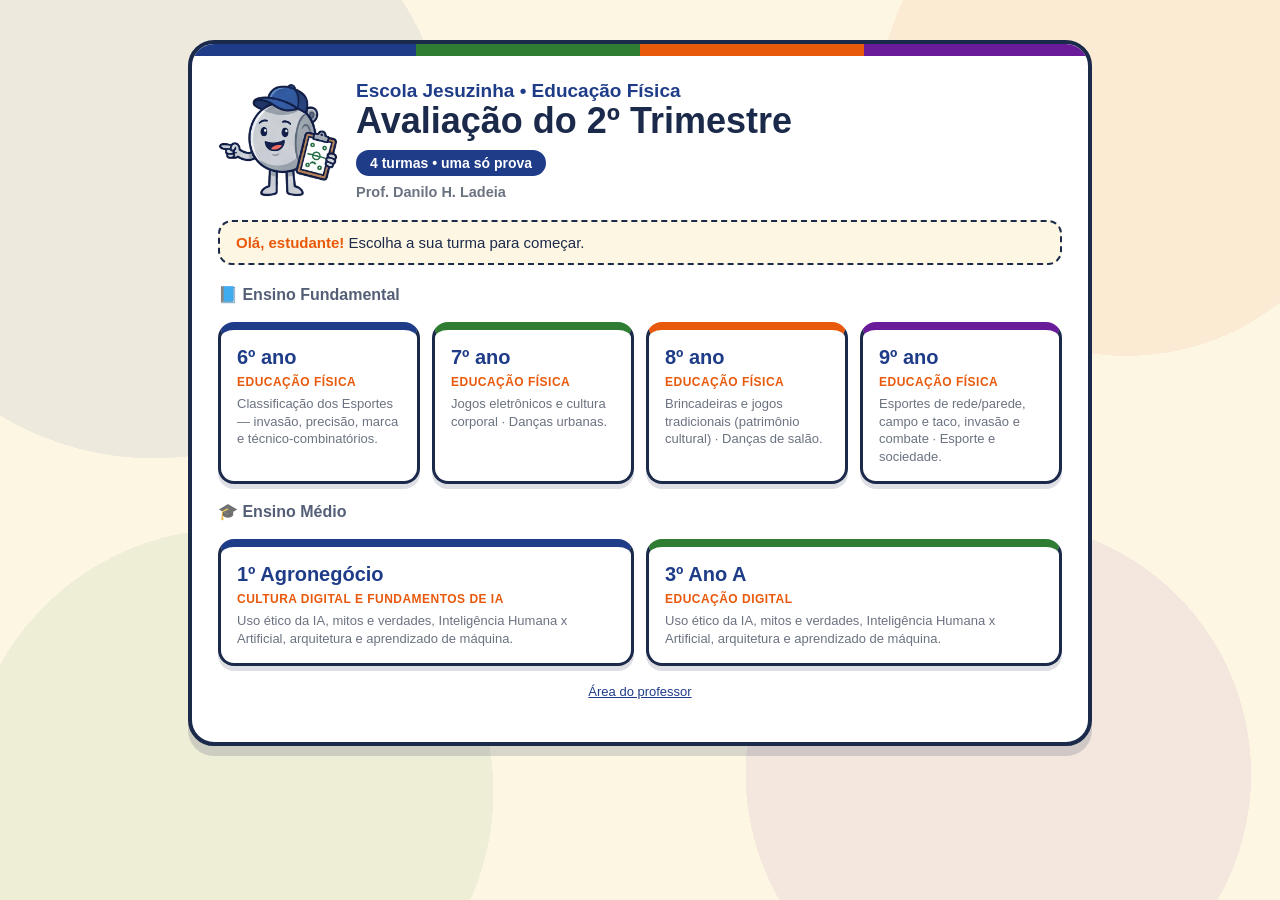
<file: index.html>
<!DOCTYPE html>
<html lang="pt-BR">
<head>
<meta charset="utf-8">
<meta name="viewport" content="width=device-width, initial-scale=1">
<title>Avaliação 2º Trimestre — Educação Física</title>
<link rel="icon" href="assets/sprites/apito.png">
<link rel="stylesheet" href="css/estilo.css">
</head>
<body>

<canvas id="confete"></canvas>

<!-- ============================================ TELA 1: ESCOLHER TURMA -->
<section id="tela-inicio" class="tela ativa">
  <div class="wrap">
    <div class="capa">
      <div class="capa-topo">
        <img src="assets/sprites/mascote_explica.png" alt="Professor Apito, o mascote da prova">
        <div class="capa-titulos">
          <p class="sub">Escola Jesuzinha • Educação Física</p>
          <h1>Avaliação do 2º Trimestre</h1>
          <span class="turma">4 turmas • uma só prova</span>
          <p class="prof-nome">Prof. Danilo H. Ladeia</p>
        </div>
      </div>

      <p class="faixa-tema"><b>Olá, estudante!</b> Escolha a sua turma para começar.</p>

      <div id="grade-turmas"></div>
      <p class="rodape-capa"><a href="professor.html">Área do professor</a></p>
    </div>
  </div>
</section>

<!-- ============================================ TELA 2: NOME + PIN -->
<section id="tela-nome" class="tela">
  <div class="wrap">
    <div class="capa">
      <div class="capa-topo">
        <img src="assets/sprites/mascote_ola.png" alt="">
        <div class="capa-titulos">
          <p class="sub">Escola Jesuzinha • Educação Física</p>
          <h1 id="sel-turma-titulo">6º ano</h1>
          <span class="turma">Avaliação 2º Trimestre</span>
          <p class="prof-nome"><button class="link" id="btn-trocar-turma">← Trocar de turma</button></p>
        </div>
      </div>

      <p class="faixa-tema" id="sel-turma-tema"></p>

      <div class="retomar" id="retomar-banner" style="display:none">
        <img src="assets/sprites/cronometro.png" alt="">
        <span id="retomar-info"></span>
        <button class="btn-sec" id="btn-retomar">Continuar prova</button>
      </div>

      <ul class="regras">
        <li><img src="assets/sprites/cronometro.png" alt="">
          <span>Cada questão tem um <b>tempo de leitura protegido</b>: dentro dele, a questão vale 100%.</span></li>
        <li><img src="assets/sprites/estrela.png" alt="">
          <span>Passou do tempo de leitura, o valor da questão <b>começa a cair</b> — leia com atenção, mas não durma no ponto!</span></li>
        <li><img src="assets/sprites/nivel3.png" alt="">
          <span>As questões e as alternativas vêm <b>embaralhadas</b>: a sua prova é diferente da do colega.</span></li>
        <li><img src="assets/sprites/cadeado_fechado.png" alt="">
          <span>A prova abre em <b>tela cheia</b>. Sair da tela ou trocar de aba é registrado e avisa o professor.</span></li>
        <li><img src="assets/sprites/lampada.png" alt="">
          <span>Depois de confirmar, você vê <b>onde errou e por quê</b>. Não dá para voltar.</span></li>
      </ul>

      <form id="form-pin-primeiro" class="campo-nome" autocomplete="off">
        <label for="pin-aluno">1️⃣ Digite o PIN da prova (o professor informa):</label>
        <input id="pin-aluno" name="pin" type="password" inputmode="numeric"
               placeholder="Ex.: 4521" maxlength="8" required>
        <p class="aviso" id="aviso-pin-primeiro"></p>
        <button class="btn-grande" id="btn-validar-pin" type="submit">Validar PIN</button>
      </form>

      <form id="form-inicio" class="campo-nome" autocomplete="off" style="display:none">
        <label for="nome-aluno">2️⃣ Escolha o seu nome:</label>
        <select id="nome-aluno" required></select>
        <p class="aviso" id="aviso-nome"></p>
        <button class="btn-grande" id="btn-comecar" type="submit">🏁 Começar a avaliação</button>
      </form>
    </div>
  </div>
</section>

<!-- ============================================ TELA 2.5: PORTÃO DE TELA CHEIA -->
<section id="tela-gate" class="tela">
  <div class="wrap">
    <div class="capa">
      <div class="capa-topo">
        <img src="assets/sprites/cadeado_fechado.png" alt="">
        <div class="capa-titulos">
          <p class="sub">Última etapa antes de começar</p>
          <h1>A prova abre em tela cheia</h1>
        </div>
      </div>
      <p class="faixa-tema">Clique no botão abaixo para entrar em <b>tela cheia</b> e iniciar a prova.
      Sair da tela cheia ou trocar de aba durante a prova é registrado automaticamente.</p>
      <button class="btn-grande" id="btn-gate-tela-cheia">🔒 Entrar em tela cheia e começar</button>
    </div>
  </div>
</section>

<!-- ============================================ TELA 3: PROVA -->
<section id="tela-prova" class="tela">
  <header class="hud">
    <div class="quem"><span id="hud-aluno">—</span><small id="hud-progresso">Questão 1</small></div>
    <div class="med"><img src="assets/sprites/moeda.png" alt="pontos"><span id="hud-pontos">0</span></div>
    <div class="med"><img src="assets/sprites/estrela.png" alt="sequência"><span id="hud-sequencia">0</span></div>
    <div class="espaco"></div>
    <div id="hud-tempo-total">⏳ 25:00</div>
    <div id="cronometro">00:00</div>
    <div class="trilha" id="trilha"></div>
  </header>

  <div class="barra-valor">
    <div class="barra-trilho"><div class="barra-fill ok" id="valor-barra"></div></div>
    <span id="valor-rotulo">Tempo de leitura • valor 100%</span>
  </div>

  <div class="wrap">
    <div id="questao" class="cartao-questao"></div>
    <div id="painel-feedback" class="painel-feedback"></div>
    <div class="barra-acoes">
      <button class="btn-grande" id="btn-confirmar" disabled>Confirmar resposta</button>
    </div>
  </div>
</section>

<!-- ============================================ TELA 4: RESULTADO -->
<section id="tela-fim" class="tela">
  <div class="wrap">
    <div class="cartao-fim" id="resultado"></div>
    <p class="rodape-capa">Mostre esta tela para o professor antes de fechar a página.</p>
  </div>
</section>

<!-- bloqueio ao sair da tela cheia -->
<div id="bloqueio">
  <div class="bloqueio-caixa">
    <img src="assets/sprites/cadeado_fechado.png" alt="">
    <h2>Volte para a prova!</h2>
    <p>Você saiu da tela cheia. Isso foi registrado.</p>
    <p class="bloqueio-contador">Saídas registradas: <b id="bloqueio-contador">0</b></p>
    <button class="btn-grande" onclick="entrarTelaCheia()">Voltar à tela cheia</button>
  </div>
</div>

<script src="js/config.js"></script>
<script src="js/nuvem.js"></script>
<script src="js/banco.js"></script>
<script src="js/banco7.js"></script>
<script src="js/banco8.js"></script>
<script src="js/banco9.js"></script>
<script src="js/banco-agro.js"></script>
<script src="js/banco-3a.js"></script>
<script src="js/app.js"></script>
</body>
</html>
</file>
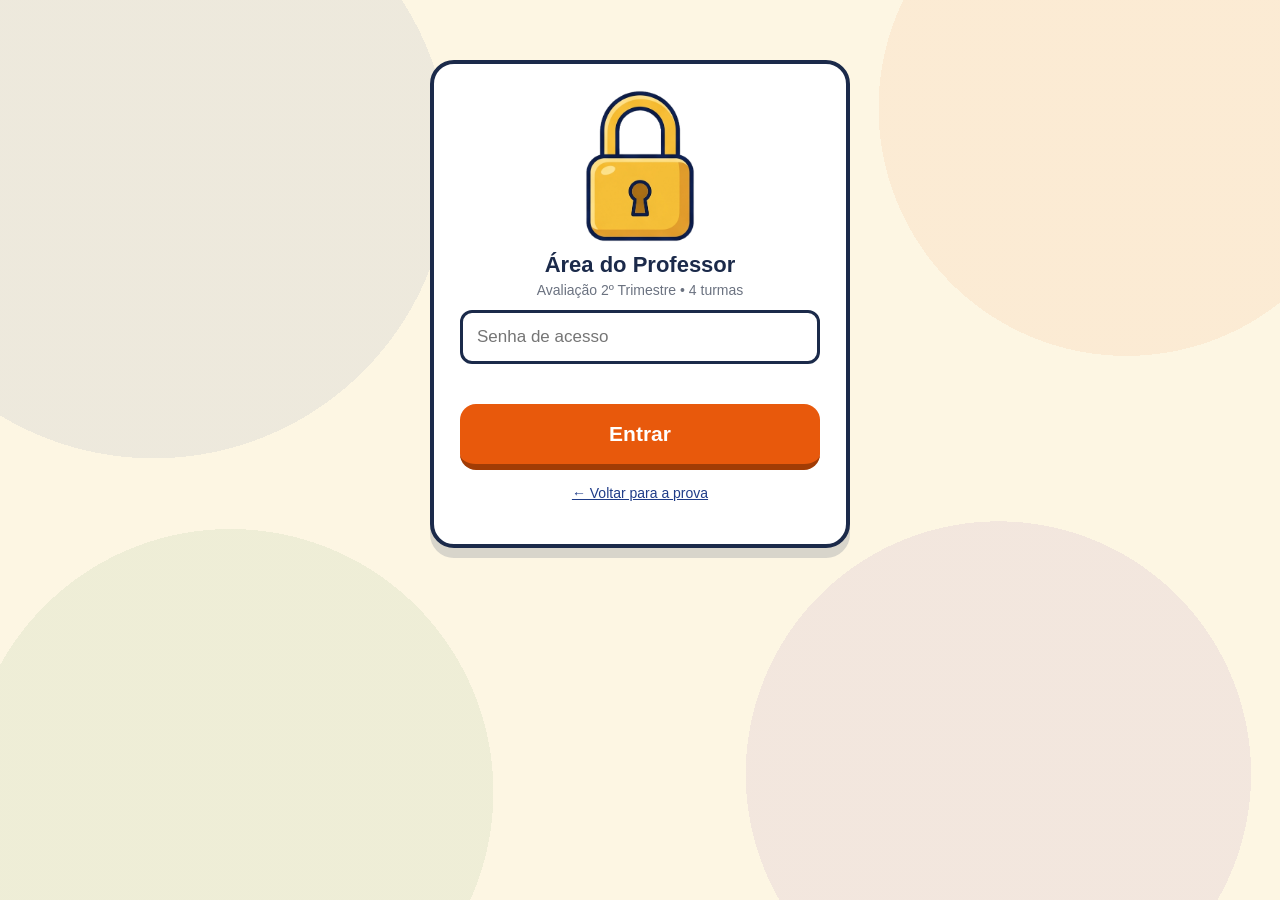
<file: professor.html>
<!DOCTYPE html>
<html lang="pt-BR">
<head>
<meta charset="utf-8">
<meta name="viewport" content="width=device-width, initial-scale=1">
<title>Área do Professor — Educação Física</title>
<link rel="icon" href="assets/sprites/prancheta.png">
<link rel="stylesheet" href="css/estilo.css">
</head>
<body>

<!-- ---------------------------------------------- login -->
<section id="login" class="login-prof">
  <img src="assets/sprites/cadeado_fechado.png" alt="">
  <h1 style="margin:6px 0 0; font-size:22px">Área do Professor</h1>
  <p style="color:var(--cinza); font-size:14px; margin:4px 0 0">Avaliação 2º Trimestre • 4 turmas</p>
  <form id="form-senha" autocomplete="off">
    <input id="senha" type="password" placeholder="Senha de acesso" autocomplete="current-password">
    <p class="aviso" id="aviso-senha"></p>
    <button class="btn-grande" type="submit">Entrar</button>
  </form>
  <p style="margin-top:14px"><a href="index.html" style="color:var(--invasao); font-size:14px">← Voltar para a prova</a></p>
</section>

<!-- ---------------------------------------------- painel -->
<section id="painel" class="painel-prof">
  <header class="hud">
    <div class="quem">Área do Professor<small>Avaliação 2º Trimestre</small></div>
    <div class="med">
      <label for="turma-painel" style="font-size:12px; opacity:.8">Turma</label>
      <select id="turma-painel" style="padding:8px; border-radius:10px; font-family:inherit; font-size:14px"></select>
    </div>
    <div class="espaco"></div>
    <span id="status-nuvem" class="tag">conectando…</span>
    <button class="btn-sec" id="btn-atualizar">↻ Atualizar</button>
    <button class="btn-sec alt" id="btn-sair">Sair</button>
  </header>

  <div class="wrap">
    <div class="cartoes-resumo" id="resumo"></div>

    <div class="ferramentas">
      <input id="busca" type="search" placeholder="🔎 Buscar aluno…">
      <select id="ordem">
        <option value="recente">Mais recentes primeiro</option>
        <option value="nota-desc">Maior nota</option>
        <option value="nota-asc">Menor nota</option>
        <option value="nome">Nome (A–Z)</option>
      </select>
      <button class="btn-sec" id="btn-csv">⬇ Baixar CSV</button>
      <button class="btn-sec" id="btn-imprimir">🖨 Imprimir</button>
      <button class="btn-sec alt" id="btn-pendentes">☁ Reenviar pendentes</button>
    </div>

    <table class="tabela-notas">
      <thead>
        <tr><th>Aluno</th><th>Nota</th><th>Acertos</th><th>Tempo</th><th>XP</th><th>Quando</th><th>Origem</th><th></th></tr>
      </thead>
      <tbody id="corpo-notas"></tbody>
    </table>
    <div id="vazio" class="vazio" style="display:none">
      <img src="assets/sprites/mascote_pensa.png" alt="" style="width:110px"><br>
      Nenhuma prova entregue ainda.
    </div>

    <h2 style="margin-top:30px; font-size:20px">📊 Desempenho por questão</h2>
    <p style="color:var(--cinza); font-size:14px; margin-top:-6px">
      Mostra quantas vezes cada questão caiu e o aproveitamento médio dela — útil para ver o que precisa ser retomado em aula.
    </p>
    <table class="tabela-notas" id="tabela-questoes">
      <thead><tr><th>Questão</th><th>Nível</th><th>Tipo</th><th>Vezes</th><th>Aproveitamento</th><th>Tempo médio</th></tr></thead>
      <tbody id="corpo-questoes"></tbody>
    </table>

    <h2 style="margin-top:30px; font-size:20px">🔴 Acompanhamento ao vivo</h2>
    <p style="color:var(--cinza); font-size:14px; margin-top:-6px">
      Alunos com a prova em andamento agora. Dá para somar/tirar tempo e aplicar ou remover
      penalidade manual de uma tentativa em andamento.
    </p>
    <table class="tabela-notas" id="tabela-ao-vivo">
      <thead><tr><th>Aluno</th><th>Progresso</th><th>Pontos</th><th>Ajuste de tempo</th><th>Penalidade manual</th><th>Ações</th></tr></thead>
      <tbody id="corpo-ao-vivo"></tbody>
    </table>
    <div id="vazio-ao-vivo" class="vazio" style="display:none">
      Ninguém está fazendo a prova desta turma agora.
    </div>

    <h2 style="margin-top:30px; font-size:20px">🔑 PIN da turma</h2>
    <p style="color:var(--cinza); font-size:14px; margin-top:-6px">
      Um único PIN por turma — todos os alunos usam o mesmo. A prova só aceita PIN enquanto estiver <b>aberta</b>.
    </p>

    <div class="card-turma" id="card-pin-turma" style="margin-bottom:14px; box-shadow:none">
      <div style="display:flex; gap:10px; align-items:center; flex-wrap:wrap">
        <span class="turma-nome" id="pin-turma-nome">—</span>
        <span class="tag" id="pin-aberta-tag">—</span>
        <button class="btn-sec" id="btn-alterna-aberta">Abrir/Fechar</button>
      </div>
      <p class="turma-tema" id="pin-turma-extra" style="margin:4px 0 0">Tempo extra padrão da turma: —</p>
    </div>

    <form id="form-pin" class="campo-nome" autocomplete="off" style="margin:0 0 10px">
      <div class="ferramentas" style="margin:0; align-items:flex-end">
        <div style="flex:1; min-width:160px">
          <label for="pin-valor" style="font-size:13px">Novo PIN da turma (4–8 dígitos)</label>
          <input id="pin-valor" type="text" inputmode="numeric" placeholder="Ex.: 4521" maxlength="8" style="width:100%">
        </div>
        <div style="flex:1; min-width:150px">
          <label for="pin-extra" style="font-size:13px">Tempo extra padrão da turma</label>
          <select id="pin-extra">
            <option value="0">Sem extra</option>
            <option value="300">+5 min</option>
            <option value="600">+10 min</option>
            <option value="900">+15 min</option>
          </select>
        </div>
        <button class="btn-grande" id="btn-emitir" type="submit" style="flex:0 0 auto; width:auto; padding:12px 18px; font-size:16px; margin:0">Definir PIN e abrir</button>
      </div>
      <p class="aviso" id="aviso-pin"></p>
    </form>

    <form id="form-extra" class="campo-nome" autocomplete="off" style="margin:0 0 14px">
      <p style="font-size:14px; color:var(--cinza); margin:0 0 6px">
        Tempo extra individual para PEI / laudo (soma ao padrão da turma):
      </p>
      <div class="ferramentas" style="margin:0; align-items:flex-end">
        <div style="flex:2; min-width:200px">
          <label for="extra-aluno-nome" style="font-size:13px">Aluno</label>
          <select id="extra-aluno-nome"></select>
        </div>
        <div style="flex:1; min-width:150px">
          <label for="extra-valor" style="font-size:13px">Tempo extra</label>
          <select id="extra-valor">
            <option value="0">Sem extra</option>
            <option value="300">+5 min</option>
            <option value="600">+10 min</option>
            <option value="900">+15 min</option>
          </select>
        </div>
        <button class="btn-sec" id="btn-aplicar-extra" type="submit" style="margin:0">Aplicar</button>
      </div>
      <p class="aviso" id="aviso-extra"></p>
    </form>

    <table class="tabela-notas" id="tabela-pins">
      <thead><tr><th>Aluno</th><th>Status</th><th>Tempo extra</th><th>Início</th><th>Fim</th><th>Saídas</th><th>Ações</th></tr></thead>
      <tbody id="corpo-pins"></tbody>
    </table>
    <div id="vazio-pins" class="vazio" style="display:none">
      Nenhum aluno iniciou a prova desta turma ainda.
    </div>
    <p style="color:var(--cinza); font-size:13px" id="resumo-alunos-extra"></p>

    <h2 style="margin-top:30px; font-size:20px">🚨 Saídas de tela / trocas de aba</h2>
    <p style="color:var(--cinza); font-size:14px; margin-top:-6px">
      Registros automáticos do sistema de vigilância das provas.
    </p>
    <table class="tabela-notas" id="tabela-infracoes">
      <thead><tr><th>Aluno</th><th>Tipo</th><th>Tempo fora</th><th>Quando</th></tr></thead>
      <tbody id="corpo-infracoes"></tbody>
    </table>
    <div id="vazio-infracoes" class="vazio" style="display:none">
      Nenhuma infração registrada.
    </div>
  </div>
</section>

<script src="js/config.js"></script>
<script src="js/nuvem.js"></script>
<script src="js/banco.js"></script>
<script src="js/banco7.js"></script>
<script src="js/banco8.js"></script>
<script src="js/banco9.js"></script>
<script src="js/banco-agro.js"></script>
<script src="js/banco-3a.js"></script>
<script src="js/professor.js"></script>
</body>
</html>
</file>
<file: css/estilo.css>
/* ============================================================
   AVALIAÇÃO GAMIFICADA — ESTILO
   ============================================================ */
:root{
  --invasao:#1F3C88; --precisao:#2E7D32; --marca:#E8590C; --tecnico:#6A1B9A;
  --tinta:#1B2A4A; --creme:#FDF6E3; --papel:#ffffff; --cinza:#6B7280;
  --ouro:#F4B400; --erro:#D32F2F; --acerto:#2E7D32;
  --sombra:0 6px 0 rgba(27,42,74,.18); --raio:18px;
  --fonte:"Trebuchet MS","Segoe UI",Verdana,sans-serif;
}
*{box-sizing:border-box}
html,body{margin:0;padding:0}
body{
  font-family:var(--fonte); color:var(--tinta); background:var(--creme);
  background-image:
    radial-gradient(circle at 12% 18%, rgba(31,60,136,.07) 0 22%, transparent 22%),
    radial-gradient(circle at 88% 12%, rgba(232,89,12,.07) 0 18%, transparent 18%),
    radial-gradient(circle at 78% 86%, rgba(106,27,154,.07) 0 20%, transparent 20%),
    radial-gradient(circle at 18% 88%, rgba(46,125,50,.07) 0 20%, transparent 20%);
  background-attachment:fixed;
  -webkit-text-size-adjust:100%;
}
img{max-width:100%}
button{font-family:inherit; cursor:pointer}
.tela{display:none}
.tela.ativa{display:block; animation:entra .35s ease}
@keyframes entra{from{opacity:0; transform:translateY(12px)}to{opacity:1;transform:none}}
.wrap{max-width:940px; margin:0 auto; padding:18px}

/* ---------------------------------------------------- capa */
.capa{
  background:var(--papel); border:4px solid var(--tinta); border-radius:26px;
  box-shadow:0 10px 0 rgba(27,42,74,.16); padding:26px 26px 30px; margin-top:22px;
  position:relative; overflow:hidden;
}
.capa::before{
  content:""; position:absolute; inset:0 0 auto 0; height:12px;
  background:linear-gradient(90deg,var(--invasao) 0 25%,var(--precisao) 25% 50%,
             var(--marca) 50% 75%,var(--tecnico) 75% 100%);
}
.capa-topo{display:flex; align-items:center; gap:18px; margin-top:10px; flex-wrap:wrap}
.capa-topo img{width:120px; flex:none}
.capa-titulos h1{margin:0 0 2px; font-size:clamp(24px,4.4vw,36px); line-height:1.06}
.capa-titulos .sub{margin:0; font-size:clamp(15px,2.4vw,19px); color:var(--invasao); font-weight:bold}
.capa-titulos .turma{
  display:inline-block; margin-top:8px; background:var(--invasao); color:#fff;
  padding:5px 14px; border-radius:999px; font-size:14px; font-weight:bold;
}
.prof-nome{margin:8px 0 0; font-size:14.5px; font-weight:bold; color:var(--cinza)}
.faixa-tema{
  margin:20px 0; padding:12px 16px; border-radius:14px; background:var(--creme);
  border:2px dashed var(--tinta); font-size:15px;
}
.faixa-tema b{color:var(--marca)}
.brasoes{display:flex; gap:10px; justify-content:center; flex-wrap:wrap; margin:16px 0 4px}
.brasoes figure{margin:0; text-align:center; width:104px}
.brasoes img{width:66px}
.brasoes figcaption{font-size:12px; font-weight:bold; margin-top:2px}
.regras{list-style:none; padding:0; margin:18px 0; display:grid; gap:10px}
.regras li{
  display:flex; gap:12px; align-items:center; background:var(--papel);
  border:2px solid rgba(27,42,74,.18); border-radius:14px; padding:10px 14px; font-size:15px;
}
.regras img{width:36px; flex:none}
.campo-nome{margin-top:18px}
.campo-nome label{display:block; font-weight:bold; margin-bottom:6px; font-size:16px}
.campo-nome input{
  width:100%; padding:16px 18px; font-size:19px; font-family:inherit;
  border:3px solid var(--tinta); border-radius:14px; background:#fff;
}
.campo-nome input:focus{outline:none; border-color:var(--marca); box-shadow:0 0 0 4px rgba(232,89,12,.16)}
.aviso{color:var(--erro); font-weight:bold; min-height:20px; margin:6px 0 0; font-size:14px}
.btn-grande{
  width:100%; margin-top:10px; padding:18px; font-size:21px; font-weight:bold; color:#fff;
  background:var(--marca); border:none; border-bottom:6px solid #a13c05; border-radius:16px;
  transition:transform .08s;
}
.btn-grande:hover{filter:brightness(1.06)}
.btn-grande:active{transform:translateY(3px); border-bottom-width:3px}
.btn-grande:disabled{background:var(--cinza); border-bottom-color:#4b5563; cursor:wait}
.rodape-capa{text-align:center; margin-top:16px; font-size:13px; color:var(--cinza)}
.rodape-capa a{color:var(--invasao)}

/* ---------------------------------------------------- HUD */
.hud{
  position:sticky; top:0; z-index:30; background:var(--tinta); color:#fff;
  padding:10px 16px; display:flex; align-items:center; gap:14px; flex-wrap:wrap;
  box-shadow:0 4px 12px rgba(0,0,0,.2);
}
.hud .quem{font-weight:bold; font-size:15px}
.hud .quem small{display:block; font-weight:normal; opacity:.72; font-size:12px}
.hud .med{display:flex; align-items:center; gap:6px; font-size:15px; font-weight:bold}
.hud .med img{width:26px}
.hud .espaco{flex:1}
#cronometro{
  background:rgba(255,255,255,.14); padding:6px 12px; border-radius:999px;
  font-variant-numeric:tabular-nums; font-weight:bold; font-size:15px;
}
.trilha{display:flex; gap:5px; width:100%; margin-top:4px}
.passo{flex:1; height:7px; border-radius:99px; background:rgba(255,255,255,.22)}
.passo.agora{background:var(--ouro)}
.passo.feito.acertou{background:#4CAF50}
.passo.feito.parcial{background:#FFC107}
.passo.feito.errou{background:#EF5350}

/* barra de valor da questão */
.barra-valor{background:var(--papel); border-bottom:3px solid rgba(27,42,74,.14); padding:8px 16px}
.barra-trilho{height:12px; background:rgba(27,42,74,.12); border-radius:99px; overflow:hidden}
.barra-fill{height:100%; width:100%; border-radius:99px; transition:width .25s linear, background .3s}
.barra-fill.ok{background:linear-gradient(90deg,#43A047,#7CB342)}
.barra-fill.meio{background:linear-gradient(90deg,#FB8C00,#FDD835)}
.barra-fill.baixo{background:linear-gradient(90deg,#E53935,#FB8C00)}
#valor-rotulo{font-size:13px; font-weight:bold; color:var(--cinza); margin-top:4px; display:block}
#valor-rotulo.salvo{color:var(--acerto)}

/* ---------------------------------------------------- questão */
.cartao-questao{
  background:var(--papel); border:3px solid var(--tinta); border-radius:var(--raio);
  box-shadow:var(--sombra); padding:20px; margin-top:16px; border-top-width:10px;
}
.nivel-1{border-top-color:#43A047}
.nivel-2{border-top-color:#FB8C00}
.nivel-3{border-top-color:#8E24AA}
.questao-topo{display:flex; justify-content:space-between; align-items:center; gap:10px; flex-wrap:wrap}
.selo-nivel{display:flex; align-items:center; gap:8px}
.selo-nivel img{width:42px}
.selo-nivel b{display:block; font-size:14px}
.selo-nivel span{font-size:12px; color:var(--cinza)}
.tipo-etiqueta{
  background:var(--creme); border:2px solid var(--tinta); border-radius:999px;
  padding:5px 12px; font-size:12px; font-weight:bold;
}
.texto-apoio{
  display:flex; gap:12px; background:#FFF8E1; border-left:7px solid var(--ouro);
  border-radius:12px; padding:12px 14px; margin:14px 0; font-size:15.5px; line-height:1.5;
}
.texto-apoio .mini{width:30px; height:30px; flex:none}
.texto-apoio p{margin:0}
.enunciado-linha{display:flex; gap:14px; align-items:center; margin:14px 0 6px}
.sprite-questao{width:96px; flex:none}
.enunciado{font-size:clamp(18px,3vw,22px); margin:0; line-height:1.25}
.instrucao{font-size:14px; color:var(--cinza); margin:6px 0 12px}

/* múltipla escolha */
.alternativas{display:grid; gap:10px}
.alternativa{
  display:flex; gap:12px; align-items:center; text-align:left; width:100%;
  background:var(--papel); border:3px solid rgba(27,42,74,.2); border-radius:14px;
  padding:13px 14px; font-size:16px; color:inherit; transition:.12s;
}
.alternativa:hover{border-color:var(--invasao); transform:translateX(3px)}
.alternativa .letra{
  width:34px; height:34px; flex:none; border-radius:50%; background:var(--invasao); color:#fff;
  display:grid; place-items:center; font-weight:bold;
}
.alternativa.sel{border-color:var(--marca); background:#FFF3E0}
.alternativa.sel .letra{background:var(--marca)}
.alternativa.certa{border-color:var(--acerto); background:#E8F5E9}
.alternativa.certa .letra{background:var(--acerto)}
.alternativa.errada{border-color:var(--erro); background:#FFEBEE}
.alternativa.errada .letra{background:var(--erro)}
.alternativa:disabled{opacity:1; cursor:default; transform:none}

/* verdadeiro / falso */
.lista-vf{display:grid; gap:10px}
.linha-vf{
  display:flex; align-items:center; gap:12px; background:var(--papel);
  border:3px solid rgba(27,42,74,.18); border-radius:14px; padding:10px 12px;
}
.linha-vf p{margin:0; flex:1; font-size:15.5px}
.vf-botoes{display:flex; gap:6px; flex:none}
.vf-botoes button{
  width:46px; height:46px; border-radius:12px; font-size:19px; font-weight:bold;
  border:3px solid var(--tinta); background:#fff; color:var(--tinta);
}
.vf-botoes button.sel{background:var(--invasao); color:#fff}
.vf-botoes button.gabarito{outline:3px solid var(--acerto); outline-offset:2px}
.linha-vf.certa{background:#E8F5E9; border-color:var(--acerto)}
.linha-vf.errada{background:#FFEBEE; border-color:var(--erro)}

/* ordenar */
.lista-ordenar{display:grid; gap:10px}
.cartao-ordem{
  display:flex; align-items:center; gap:12px; text-align:left; width:100%; font-size:16px;
  background:var(--papel); border:3px solid rgba(27,42,74,.2); border-radius:14px;
  padding:13px 14px; color:inherit;
}
.cartao-ordem .posicao{
  width:40px; height:40px; flex:none; border-radius:12px; background:rgba(27,42,74,.1);
  display:grid; place-items:center; font-weight:bold; color:var(--tinta);
}
.cartao-ordem.posicionado{border-color:var(--invasao); background:#E8EEFF}
.cartao-ordem.posicionado .posicao{background:var(--invasao); color:#fff}
.cartao-ordem.certa{border-color:var(--acerto); background:#E8F5E9}
.cartao-ordem.certa .posicao{background:var(--acerto); color:#fff}
.cartao-ordem.errada{border-color:var(--erro); background:#FFEBEE}
.cartao-ordem.errada .posicao{background:var(--erro); color:#fff}
.gab{margin-left:auto; font-size:12px; font-weight:bold; color:var(--acerto); font-style:normal;
  background:#fff; border:2px solid var(--acerto); border-radius:99px; padding:2px 8px}

/* ligar pontos */
.ligar-area{position:relative; display:flex; gap:clamp(20px,8vw,90px); justify-content:space-between}
#ligar-svg{position:absolute; inset:0; pointer-events:none; z-index:2}
.ligar-area .coluna{display:grid; gap:12px; flex:1; align-content:start}
.ponto{
  position:relative; display:flex; align-items:center; gap:10px; background:var(--papel);
  border:3px solid rgba(27,42,74,.2); border-radius:14px; padding:10px 12px;
  font-size:15px; color:inherit; text-align:left; min-height:58px;
}
.ponto img{width:40px; flex:none}
.ponto .bolinha{
  width:16px; height:16px; border-radius:50%; background:var(--tinta); flex:none; position:absolute;
}
.pesq .bolinha{right:-9px} .pdir .bolinha{left:-9px}
.pesq{padding-right:20px} .pdir{padding-left:20px}
.ponto.sel{border-color:var(--marca); background:#FFF3E0}
.ponto.ligado{border-color:var(--invasao)}
.ponto.certa{border-color:var(--acerto); background:#E8F5E9}
.ponto.errada{border-color:var(--erro); background:#FFEBEE}

/* classificar */
.bandeja{
  display:flex; flex-wrap:wrap; gap:8px; min-height:74px; padding:10px;
  background:var(--creme); border:3px dashed rgba(27,42,74,.3); border-radius:14px;
}
.chip{
  display:flex; align-items:center; gap:8px; background:var(--papel); cursor:grab;
  border:3px solid rgba(27,42,74,.25); border-radius:12px; padding:6px 10px; font-size:14px;
  font-weight:bold; user-select:none;
}
.chip img{width:34px}
.chip.sel{border-color:var(--marca); background:#FFF3E0; transform:scale(1.04)}
.chip.certa{border-color:var(--acerto); background:#E8F5E9}
.chip.errada{border-color:var(--erro); background:#FFEBEE}
.chip .gab{display:block; font-size:11px; color:var(--acerto); font-style:normal}
.caixas{display:grid; grid-template-columns:repeat(auto-fit,minmax(190px,1fr)); gap:10px; margin-top:12px}
.caixa{border:3px solid var(--tinta); border-radius:14px; background:var(--papel); padding:8px; min-height:130px}
.caixa[data-cat="Invasão"]{border-color:var(--invasao)}
.caixa[data-cat="Precisão"]{border-color:var(--precisao)}
.caixa[data-cat="Marca"]{border-color:var(--marca)}
.caixa[data-cat="Técnico-combinatório"]{border-color:var(--tecnico)}
.caixa.sobre{background:#FFF3E0; transform:scale(1.02)}
.caixa-titulo{display:flex; align-items:center; gap:8px; font-weight:bold; font-size:13.5px; margin-bottom:6px}
.caixa-titulo img{width:30px}
.caixa-itens{display:flex; flex-direction:column; gap:6px; min-height:60px}

/* lacunas */
.frase-lacuna{font-size:17.5px; line-height:2.1; margin:0 0 8px}
.lacuna{
  border:3px dashed var(--invasao); border-radius:10px; background:#EEF2FF; color:var(--invasao);
  font-weight:bold; font-size:16px; padding:4px 14px; min-width:96px;
}
.lacuna.cheia{border-style:solid; background:var(--invasao); color:#fff}
.lacuna.certa{background:var(--acerto); border-color:var(--acerto); color:#fff}
.lacuna.errada{background:var(--erro); border-color:var(--erro); color:#fff}
.banco-palavras{display:flex; flex-wrap:wrap; gap:8px}
.palavra{
  border:3px solid var(--tinta); border-radius:999px; background:var(--papel);
  padding:8px 16px; font-size:15px; font-weight:bold; color:inherit;
}
.palavra.usada{opacity:.32; text-decoration:line-through}

/* feedback */
.painel-feedback{display:none}
.painel-feedback.aberto{
  display:flex; gap:14px; align-items:flex-start; margin-top:14px; padding:16px;
  border:3px solid var(--tinta); border-radius:var(--raio); background:var(--papel);
  box-shadow:var(--sombra); animation:entra .3s ease;
}
.painel-feedback.bom{border-color:var(--acerto); background:#F1F8E9}
.painel-feedback.meio{border-color:#FB8C00; background:#FFF8E1}
.painel-feedback.ruim{border-color:var(--erro); background:#FFEBEE}
.painel-feedback .mascote{width:92px; flex:none}
.fb-texto h3{margin:0 0 4px; font-size:20px}
.fb-detalhe{margin:0 0 6px; font-weight:bold; font-size:15px}
.fb-expl{margin:0 0 8px; font-size:15px; line-height:1.45}
.fb-conta{display:flex; gap:14px; flex-wrap:wrap; margin:0; font-size:13.5px; color:var(--cinza)}
.fb-conta .ganho{color:var(--marca); font-weight:bold; font-size:16px}
.barra-acoes{position:sticky; bottom:0; padding:12px 0 18px; background:linear-gradient(transparent,var(--creme) 34%)}

/* ---------------------------------------------------- resultado */
.cartao-fim{
  background:var(--papel); border:4px solid var(--tinta); border-radius:26px; padding:26px;
  box-shadow:0 10px 0 rgba(27,42,74,.16); text-align:center; margin-top:20px;
}
.medalhao{width:130px}
.fim-aluno{font-size:19px; font-weight:bold; margin:6px 0 0}
.nota-grande{margin:8px 0}
.nota-grande span{font-size:clamp(52px,13vw,86px); font-weight:bold; color:var(--invasao); line-height:1}
.nota-grande small{display:block; font-size:14px; color:var(--cinza); letter-spacing:.14em; text-transform:uppercase}
.fim-recado{font-size:16px; max-width:560px; margin:6px auto 16px}
.fim-numeros{display:grid; grid-template-columns:repeat(auto-fit,minmax(130px,1fr)); gap:10px; margin-bottom:18px}
.fim-numeros div{background:var(--creme); border:2px solid rgba(27,42,74,.18); border-radius:14px; padding:10px}
.fim-numeros b{display:block; font-size:24px; color:var(--marca)}
.fim-numeros span{font-size:12px; color:var(--cinza)}
.tabela-revisao{width:100%; border-collapse:collapse; font-size:13.5px; margin-top:6px}
.tabela-revisao th{background:var(--tinta); color:#fff; padding:8px 6px; font-size:12px}
.tabela-revisao td{padding:7px 6px; border-bottom:1px solid rgba(27,42,74,.14)}
.tabela-revisao tr.ok{background:#F1F8E9} .tabela-revisao tr.meio{background:#FFF8E1}
.tabela-revisao tr.nao{background:#FFEBEE}
.status-envio{margin-top:16px; font-size:14px; font-weight:bold}
#confete{position:fixed; inset:0; pointer-events:none; z-index:99}

/* ---------------------------------------------------- área do professor */
.login-prof{max-width:420px; margin:60px auto; background:var(--papel); border:4px solid var(--tinta);
  border-radius:24px; padding:26px; text-align:center; box-shadow:0 10px 0 rgba(27,42,74,.16)}
.login-prof img{width:110px}
.login-prof input{width:100%; padding:14px; font-size:17px; border:3px solid var(--tinta);
  border-radius:12px; margin:12px 0 4px; font-family:inherit}
.painel-prof{display:none}
.painel-prof.ativo{display:block}
.cartoes-resumo{display:grid; grid-template-columns:repeat(auto-fit,minmax(150px,1fr)); gap:12px; margin:16px 0}
.cartao-num{background:var(--papel); border:3px solid var(--tinta); border-radius:16px; padding:14px; text-align:center}
.cartao-num b{display:block; font-size:30px; color:var(--invasao)}
.cartao-num span{font-size:12.5px; color:var(--cinza)}
.ferramentas{display:flex; gap:10px; flex-wrap:wrap; align-items:center; margin-bottom:12px}
.ferramentas input,.ferramentas select{padding:10px 12px; border:3px solid var(--tinta); border-radius:12px; font-family:inherit; font-size:14px}
.btn-sec{background:var(--invasao); color:#fff; border:none; border-bottom:4px solid #13275c;
  border-radius:12px; padding:11px 16px; font-weight:bold; font-size:14px}
.btn-sec.alt{background:var(--precisao); border-bottom-color:#1b5e20}
.tabela-notas{width:100%; border-collapse:collapse; background:var(--papel); font-size:14px;
  border:3px solid var(--tinta); border-radius:14px; overflow:hidden}
.tabela-notas th{background:var(--tinta); color:#fff; padding:10px 8px; text-align:left; font-size:12.5px}
.tabela-notas td{padding:9px 8px; border-bottom:1px solid rgba(27,42,74,.12)}
.tabela-notas tbody tr:hover{background:#F5F7FF}
.nota-pill{display:inline-block; min-width:52px; text-align:center; padding:4px 8px; border-radius:999px;
  color:#fff; font-weight:bold}
.n-alta{background:var(--acerto)} .n-media{background:#FB8C00} .n-baixa{background:var(--erro)}
.tag{font-size:11px; padding:2px 8px; border-radius:99px; background:var(--creme); border:1px solid var(--cinza)}
.detalhe-linha{background:#F8FAFF; font-size:13px}
.detalhe-linha ol{margin:6px 0 6px 18px; padding:0}
.vazio{text-align:center; padding:40px; color:var(--cinza)}

@media (max-width:620px){
  .wrap{padding:12px}
  .sprite-questao{width:70px}
  .capa-topo img{width:88px}
  .ligar-area{gap:16px}
  .ponto{font-size:13.5px; padding:8px 10px}
  .ponto img{width:30px}
  .painel-feedback .mascote{width:64px}
  .hud{gap:9px; font-size:13px}
}
@media print{ .hud,.barra-valor,.barra-acoes,#confete{display:none}
  .rel-item{break-inside:avoid; box-shadow:none}
  .relatorio h3{color:var(--tinta)}
}

/* ============================================================
   SISTEMA UNIFICADO — turmas, PIN, tela cheia, retomar
   ============================================================ */
.grade-turmas{display:grid; grid-template-columns:repeat(auto-fit,minmax(190px,1fr)); gap:12px; margin:18px 0}
.card-turma{
  display:flex; flex-direction:column; gap:6px; text-align:left; padding:16px;
  background:var(--papel); border:3px solid var(--tinta); border-radius:16px; color:inherit;
  box-shadow:0 5px 0 rgba(27,42,74,.15); transition:.12s; font-family:inherit;
}
.card-turma:hover{border-color:var(--marca); transform:translateY(-2px)}
.card-turma .turma-nome{font-size:20px; font-weight:bold; color:var(--invasao)}
.card-turma .turma-tema{font-size:13px; color:var(--cinza); line-height:1.35}
.card-turma:nth-child(1){border-top:8px solid var(--invasao)}
.card-turma:nth-child(2){border-top:8px solid var(--precisao)}
.card-turma:nth-child(3){border-top:8px solid var(--marca)}
.card-turma:nth-child(4){border-top:8px solid var(--tecnico)}

.link{background:none; border:none; color:var(--invasao); font-size:14px; font-weight:bold;
  text-decoration:underline; padding:0; font-family:inherit}

.campo-nome select{
  width:100%; padding:16px 18px; font-size:18px; font-family:inherit;
  border:3px solid var(--tinta); border-radius:14px; background:#fff; margin-bottom:16px;
}
.campo-nome select:focus{outline:none; border-color:var(--marca); box-shadow:0 0 0 4px rgba(232,89,12,.16)}

.retomar{
  display:flex; align-items:center; gap:12px; flex-wrap:wrap; margin:16px 0;
  background:#FFF8E1; border:3px solid var(--ouro); border-radius:14px; padding:12px 14px;
}
.retomar img{width:40px}
.retomar span{flex:1; font-size:15px; font-weight:bold}
.retomar .btn-sec{background:var(--ouro); color:var(--tinta); border-bottom-color:#b8860b}

#hud-tempo-total{
  background:rgba(255,255,255,.14); padding:6px 12px; border-radius:999px;
  font-variant-numeric:tabular-nums; font-weight:bold; font-size:15px; color:#fff;
}
#hud-tempo-total.urgente{background:var(--erro); animation:pisca 1s infinite}
#hud-tempo-total.esgotou{background:var(--erro)}
#hud-tempo-total.tempo-bonus{background:var(--acerto); animation:pisca .6s 2}
#hud-tempo-total.tempo-punido{background:var(--erro); animation:pisca .6s 2}
@keyframes pisca{50%{opacity:.55}}

.grupo-nivel{margin-bottom:14px}
.grupo-nivel-titulo{font-size:16px; margin:18px 0 4px; color:var(--tinta); opacity:.75}
.card-turma .turma-materia{font-size:12px; font-weight:bold; text-transform:uppercase;
  letter-spacing:.04em; color:var(--marca)}

.acoes-ao-vivo{display:flex; gap:6px; flex-wrap:wrap}
.acoes-ao-vivo .btn-sec{padding:6px 10px; font-size:12px}

/* cor das caixas de classificar por posição (funciona para todas as turmas) */
.caixa.cat-0{border-color:var(--invasao)}
.caixa.cat-1{border-color:var(--precisao)}
.caixa.cat-2{border-color:var(--marca)}
.caixa.cat-3{border-color:var(--tecnico)}
.caixa.cat-0 .caixa-titulo{color:var(--invasao)}
.caixa.cat-1 .caixa-titulo{color:var(--precisao)}
.caixa.cat-2 .caixa-titulo{color:var(--marca)}
.caixa.cat-3 .caixa-titulo{color:var(--tecnico)}

/* bloqueio ao sair da tela cheia */
#bloqueio{
  display:none; position:fixed; inset:0; z-index:120; background:rgba(27,42,74,.96);
  align-items:center; justify-content:center; text-align:center; padding:20px;
}
#bloqueio.ativo{display:flex}
.bloqueio-caixa{
  background:var(--papel); border:4px solid var(--erro); border-radius:24px;
  padding:30px; max-width:420px; box-shadow:0 12px 40px rgba(0,0,0,.5);
}
.bloqueio-caixa img{width:90px}
.bloqueio-caixa h2{margin:8px 0 4px; font-size:26px}
.bloqueio-caixa p{margin:4px 0; font-size:15px; color:var(--cinza)}
.bloqueio-contador{font-weight:bold; color:var(--erro)}
.fim-aviso{
  display:inline-block; margin:4px 0 14px; background:#FFF3E0; border:2px solid var(--marca);
  color:var(--marca); border-radius:999px; padding:6px 14px; font-size:13.5px; font-weight:bold;
}

/* relatório questão a questão */
.relatorio{margin-top:20px; text-align:left}
.relatorio h3{font-size:20px; margin:0 0 12px; text-align:center}
.rel-item{
  border:3px solid var(--tinta); border-left-width:10px; border-radius:14px;
  background:var(--papel); padding:14px 16px; margin-bottom:12px;
}
.rel-item.ok{border-left-color:var(--acerto)}
.rel-item.meio{border-left-color:#FB8C00}
.rel-item.nao{border-left-color:var(--erro)}
.rel-cab{display:flex; align-items:center; gap:10px; flex-wrap:wrap; margin-bottom:6px}
.rel-num{font-weight:bold; font-size:15px; color:var(--invasao)}
.rel-pts{margin-left:auto; font-weight:bold; font-size:14px}
.rel-item.ok .rel-pts{color:var(--acerto)}
.rel-item.meio .rel-pts{color:#FB8C00}
.rel-item.nao .rel-pts{color:var(--erro)}
.rel-enunciado{display:flex; gap:12px; align-items:flex-start; font-size:16px; font-weight:bold; margin:4px 0}
.rel-sprite{width:52px; flex:none}
.rel-enunciado p{margin:0}
.rel-texto{font-size:14px; color:var(--cinza); margin:2px 0 8px}
.rel-respostas{display:grid; gap:6px; margin:8px 0}
.rel-aluno,.rel-certa{font-size:14.5px; padding:8px 10px; border-radius:10px}
.rel-aluno{background:var(--creme)}
.rel-aluno.vazio{color:var(--cinza); font-style:italic}
.rel-certa{background:#E8F5E9}
.rel-certa b{color:var(--acerto)}
.rel-expl{font-size:13.5px; color:var(--cinza); background:#FFF8E1; border-radius:10px; padding:8px 10px; margin:6px 0}
.rel-meta{font-size:12.5px; color:var(--cinza)}
</file>
